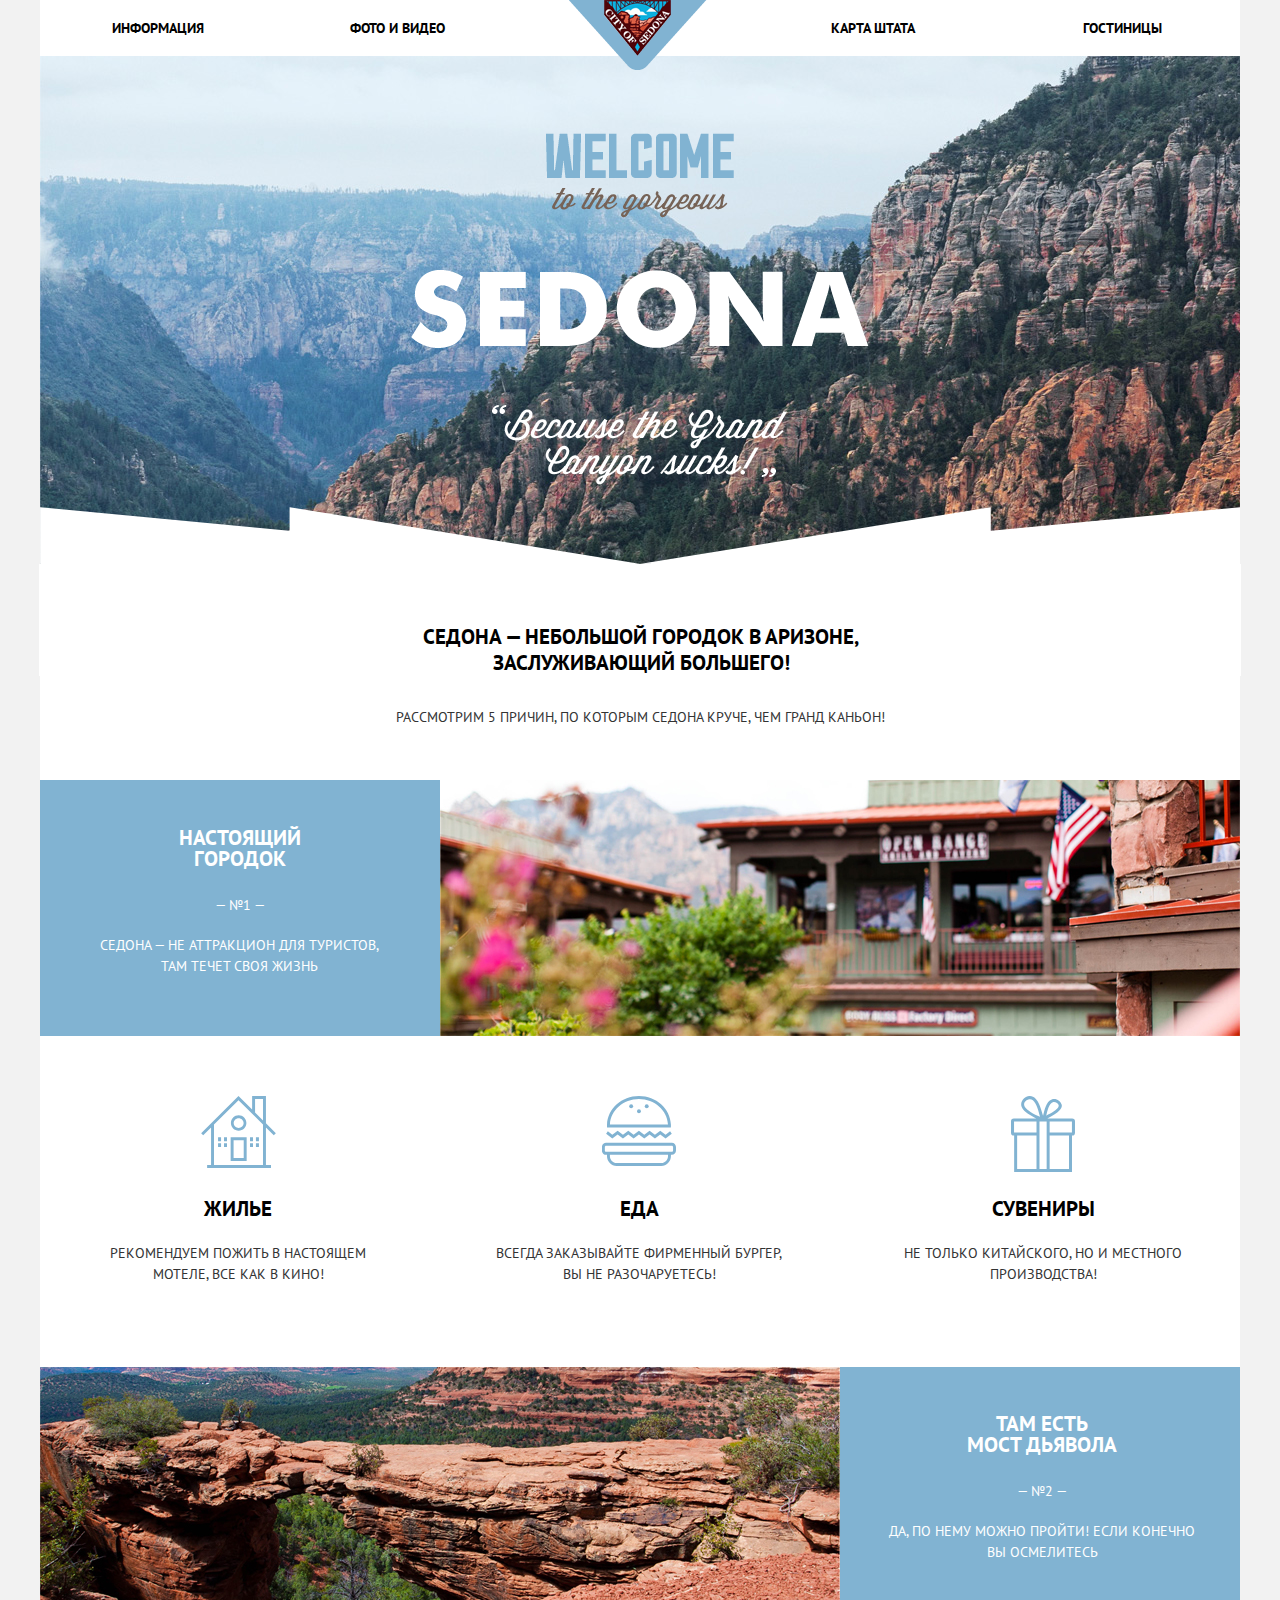
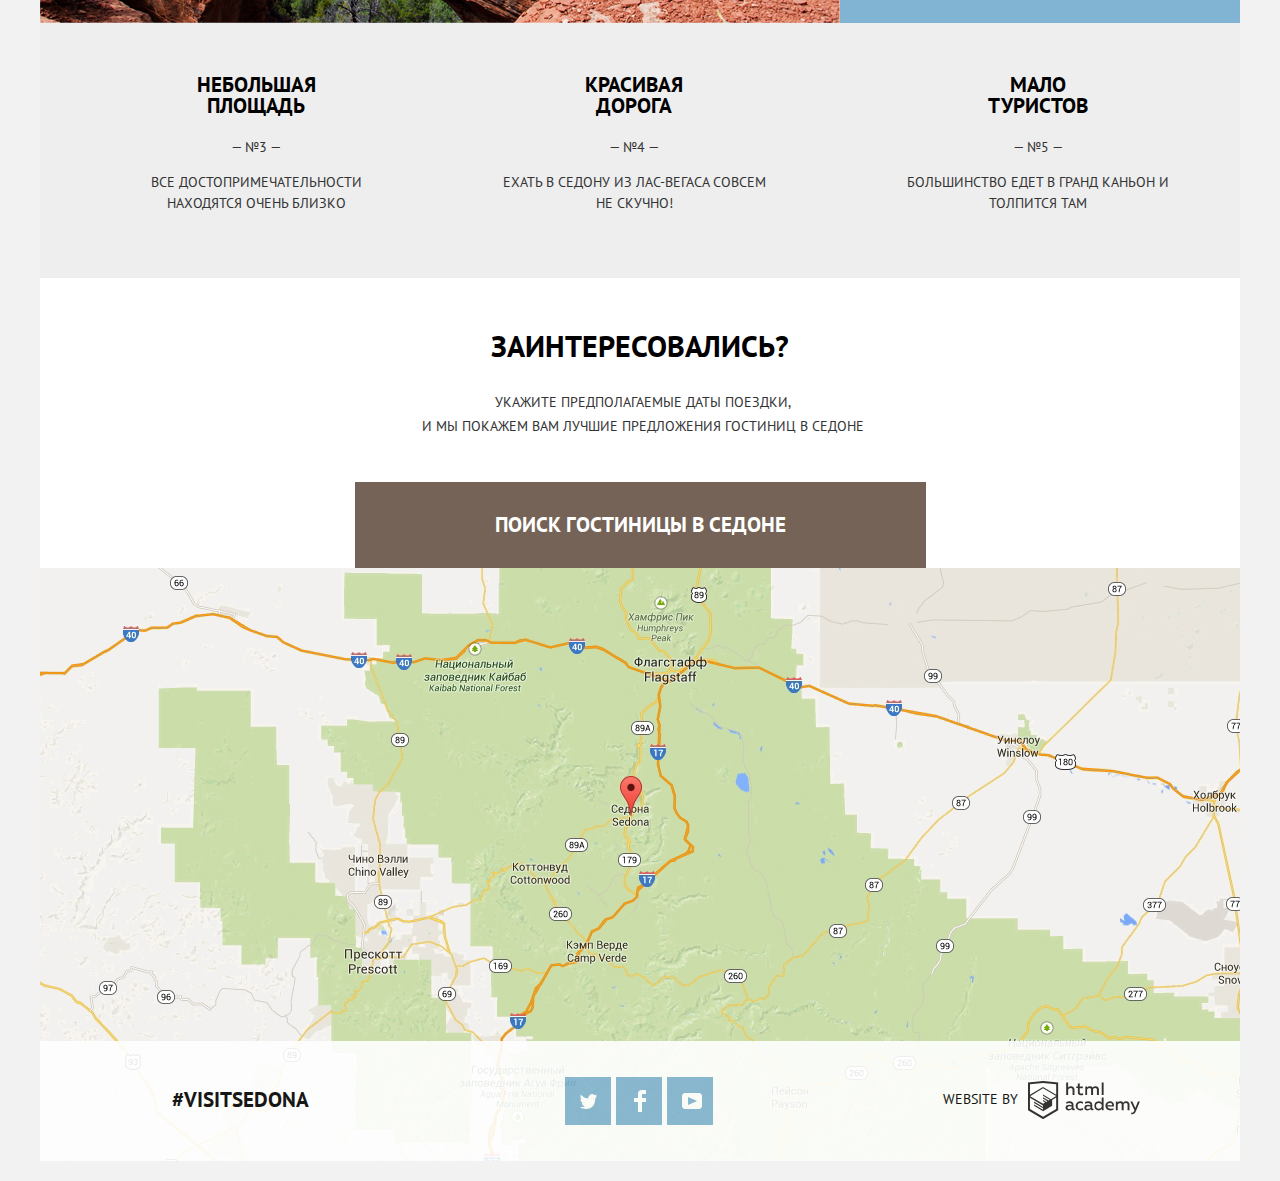
<file: index.html>
<!DOCTYPE html>
<html lang="ru">
<head>
    <meta charset="utf-8" />
    <title>Sedona</title>
    <link href="https://fonts.googleapis.com/css?family=PT+Sans:400,400i,700,700i&amp;subset=cyrillic" rel="stylesheet">
    <link href="./css/normalize.css" rel="stylesheet">
    <link href="./css/style.css" rel="stylesheet">
    
</head>
<body>
    <div class="container">
        <header class='main-header'>   
            <nav class='main-navigation'>           
                
                <ul class='site-navigation'>
                    <li class="main-header-logo">
                        <a class="main-header-logo" href="./index.html">
                            <img src='./img/main-logo.png' width='138' height='70' alt="Логотип">   
                        </a> 
                    </li>
                    <li class="info">
                        <a href='info.html'>Информация</a>
                    </li>
                    <li class="photo">
                        <a href="photo.html">Фото и видео</a>
                    </li>
                    <li class="main-header-map">
                        <a href="map.html">Карта штата</a>
                    </li>
                    <li class="main-header-hotels">
                        <a href="./hotels.html">Гостиницы</a>
                    </li>
                </ul>
            </nav>
        </header>

        <main class='main-container'>
            <h1 class="visually-hidden">Sedona</h1>

            <section class='intro'>
                <h2 class="intro-title">
                    Седона — небольшой городок в Аризоне, <br>
                    заслуживающий большего!
                </h2>
                <div class="images-intro">
                    <img class="image-welcome" src="./img/Welcome.png" width="188" height="45" alt="Welcome">
                    <img src="./img/to the gorgeous.png" width="176" height="30" alt="to the gorgeous">
                    <img src="./img/Sedona.png" width="458" height="78" alt="Sedona">
                    <img src="./img/Because the Grand  Canyon sucks!.png" width="296" height="80" alt="Because the Grand Canyon sucks!">
                    <img src="./img/Shape 1.png" alt="">
                </div>
            </section>

            <article class='advantages'>
                <h2 class="advantages-title">
                    Рассмотрим 5 причин, по которым Седона круче, чем гранд каньон!
                </h2>
                
                <div class="advantage advantage-1">
                    <div>
                        <h3 class="advantage-title">
                            Настоящий <br>
                            городок <br>
                        </h3>
                        <p>— №1 —</p>
                        <p class="advantage-description">
                            Cедона — не аттракцион для туристов, <br>
                            там течет своя жизнь <br>
                        </p>
                    </div>    
                    <img src="./img/advantage_1.jpg" alt="Фотография города Седона">
                </div>   

                <ul class="features-list">
                        <li class="feature-item">
                            <span></span>
                            <h3>Жилье</h3>
                            <p>
                                Рекомендуем пожить в настоящем <br>
                                мотеле, все как в кино! <br>
                            </p>
                        </li>
                        <li class="feature-item">
                            <span></span>
                            <h3>Еда</h3>
                            <p>
                                Всегда заказывайте фирменный бургер, <br> 
                                Вы не разочаруетесь! <br>
                            </p>
                        </li>
                        <li class="feature-item">
                            <span></span>
                            <h3>Сувениры</h3>
                            <p>
                                Не только китайского, но и местного <br> 
                                производства! <br>
                            </p>
                        </li>
                    </ul>

                <div class='advantage advantage-2'>
                    <div>
                        <h3 class="advantage-title">
                            Там есть <br>
                            мост дьявола <br>
                        </h3>
                        <p>— №2 —</p>
                        <p class="advantage-description">
                            Да, по нему можно пройти! Если конечно <br>
                            вы осмелитесь <br>
                        </p>
                    </div>    
                    <img src="./img/advantage_2.jpg" alt="Фотография моста дьявола">
                </div> 

                <ul class="advantages-list">
                    <li class="advantage-item">
                        <h3 class="advantage-title">
                            Небольшая <br>
                            площадь <br>
                        </h3>
                        <p>— №3 —</p>
                        <p class="advantage-description">
                            Все достопримечательности <br>
                            находятся очень близко <br>
                        </p>
                    </li>
                    <li class="advantage-item">
                        <h3 class="advantage-title">
                            Красивая <br>
                            дорога <br>
                        </h3>
                        <p>— №4 —</p>
                        <p class="advantage-description">
                            Ехать в Седону из Лас-вегаса совсем <br> 
                            не скучно! <br>
                        </p>
                    </li>
                    <li class="advantage-item" >
                        <h3 class="advantage-title">
                            Мало <br> 
                            туристов <br>
                        </h3>
                        <p>— №5 —</p>
                        <p class="advantage-description">
                            Большинство едет в гранд каньон и <br>
                            толпится там <br>
                        </p>
                    </li>
                </ul>
            </article>
            
            <section class='search'>
                <h2 class="search-title">Заинтересовались?</h2>
                <p class="search-description">
                    Укажите предполагаемые даты поездки, <br>
                    и мы покажем вам лучшие предложения гостиниц в седоне <br>
                </p>
                <a class="button" href="#">Поиск гостиницы в седоне</a>
                
                <div class="map">
                </div>        
            </section>
        </main>

        <footer class='main-footer main-footer-1'>
            <p class="main-footer-title">#visitSEDONA</p>
            <ul class='footer-contacts'>
                <li>
                    <a class="social-button" href="#" aria-label="twitter">
                        <svg class="twitter" xmlns="http://www.w3.org/2000/svg" xmlns:xlink="http://www.w3.org/1999/xlink" width="17" height="15" viewBox="0 0 17 15">
                            <path fill="#FFF" d="M10.95.144c1.685-.496 2.984.27 3.577 1.179.673-.231 1.331-.481 2.011-.708a2.345 2.345 0 0 1-.857 1.768c.685.17 1.304-.491 1.304-.491-.169 1-1.006 1.788-1.563 2.024-.231 6.75-3.175 11.217-10.077 11.082h-.446c-.41 0-4.164-.46-4.898-1.887 2.271.196 3.893-.422 4.693-1.177-.96-.3-2.679-.477-2.979-2.95.349.106.564.228 1.19.119C1.705 8.247.374 7.53.448 5.33c.285.328 1.067.536 1.34.472C1.085 5.561-.182 2.442.894.85c1.818 1.854 3.735 3.606 7.152 3.773C8.254 2.33 9.183.793 10.95.144z"/>
                        </svg>
                    </a>
                </li>
                <li>
                    <a class="social-button" href="#" aria-label="facebook">
                            <svg class="facebook" xmlns="http://www.w3.org/2000/svg" width="12" height="22" viewBox="0 0 12 22">
                                <path fill="#FFF" d="M12 4V0H8a4 4 0 0 0-4 4v4H0v4h4v10h4V12h4V8H8V4h4z"/>
                            </svg>
                    </a>
                </li>
                <li>
                    <a class="social-button" href="#" aria-label="Youtube">
                            <svg class="youtube" xmlns="http://www.w3.org/2000/svg" xmlns:xlink="http://www.w3.org/1999/xlink" width="20" height="16" viewBox="0 0 20 16">
                                <path fill="#FFF" d="M17 0H3C1.35 0 0 1.35 0 3v10c0 1.65 1.35 3 3 3h14c1.65 0 3-1.35 3-3V3c0-1.65-1.35-3-3-3zM6.027 11.998V4.002L15.014 8l-8.987 3.998z"/>
                            </svg>
                    </a>
                </li>
            </ul>

            <p class="footer-copyright">
                <b>website by</b>
                <a href="#" class="footer-copyright-button" aria-label="HTML Academy">
                    <svg id="Layer_1" data-name="Layer 1" xmlns="http://www.w3.org/2000/svg" viewBox="0 0 108.08 36.85">
                        <path d="M44.61,26.88a2,2,0,0,0,.55-0.1v1.33a3.25,3.25,0,0,1-1.18.21,1.67,1.67,0,0,1-1.67-1,4.84,4.84,0,0,1-3.14,1.08c-1.51,0-2.91-.83-2.91-2.55,0-2.13,2-2.79,3.71-2.79a11.08,11.08,0,0,1,2.17.25v-0.3c0-1-.76-1.77-2.19-1.77a7.42,7.42,0,0,0-3,.64v-1.7a10.21,10.21,0,0,1,3.19-.55c2.36,0,3.81,1.12,3.81,3.65v3a0.54,0.54,0,0,0,.49.59h0.17Zm-6.44-1.13A1.35,1.35,0,0,0,39.63,27h0.11a3.39,3.39,0,0,0,2.41-1V24.58a9.72,9.72,0,0,0-1.81-.21c-1,0-2.16.33-2.16,1.38h0Zm12.36-6.11a5,5,0,0,1,2.57.64V22a4.08,4.08,0,0,0-2.3-.7,2.75,2.75,0,1,0,0,5.49,5,5,0,0,0,2.43-.64v1.71a6.27,6.27,0,0,1-2.76.57A4.21,4.21,0,0,1,46,24.51q0-.21,0-0.41a4.32,4.32,0,0,1,4.18-4.46h0.38Zm12.17,7.24a2,2,0,0,0,.55-0.1v1.33a3.25,3.25,0,0,1-1.18.21,1.67,1.67,0,0,1-1.67-1,4.84,4.84,0,0,1-3.14,1.08c-1.51,0-2.91-.83-2.91-2.55,0-2.13,2-2.79,3.71-2.79a11.08,11.08,0,0,1,2.17.25v-0.3c0-1-.76-1.77-2.19-1.77a7.42,7.42,0,0,0-3,.64v-1.7a10.21,10.21,0,0,1,3.19-.55c2.36,0,3.81,1.12,3.81,3.65v3a0.54,0.54,0,0,0,.49.59h0.17Zm-6.44-1.13A1.35,1.35,0,0,0,57.73,27h0.11a3.39,3.39,0,0,0,2.41-1V24.58a9.72,9.72,0,0,0-1.81-.21c-1.06,0-2.16.33-2.16,1.38h0ZM73,16V28.2H71.35V26.88a3.88,3.88,0,0,1-3.19,1.54,4.4,4.4,0,0,1,0-8.78,3.81,3.81,0,0,1,3,1.3V16H73Zm-4.53,5.22a2.76,2.76,0,1,0,0,5.52A2.86,2.86,0,0,0,71.15,25V23A2.91,2.91,0,0,0,68.49,21.27ZM79,19.64c3.31,0,4.46,2.68,3.92,5.09H76.7c0.21,1.5,1.67,2.11,3.19,2.11a6.11,6.11,0,0,0,2.64-.59v1.6a7.14,7.14,0,0,1-3,.57C77,28.42,74.78,27,74.78,24a4.18,4.18,0,0,1,4-4.39H79Zm0.09,1.54a2.28,2.28,0,0,0-2.44,2.1v0.06H81.3A2,2,0,0,0,79.13,21.18Zm5.73,7V19.87h1.65v1a3.81,3.81,0,0,1,2.78-1.27A2.86,2.86,0,0,1,91.89,21a4.12,4.12,0,0,1,2.91-1.33A3.06,3.06,0,0,1,98,23V28.2h-1.9V23.05a1.59,1.59,0,0,0-1.42-1.75H94.42a2.8,2.8,0,0,0-2.07,1.12V28.2h-1.9V23.05A1.59,1.59,0,0,0,89,21.31H88.8a3,3,0,0,0-2.21,1.29v5.63H84.86Zm21.31-8.33h1.9l-3.91,9.46c-0.9,2.17-2.09,2.86-3.35,2.86a4.76,4.76,0,0,1-1.1-.14V30.46a2.86,2.86,0,0,0,.85.12c0.9,0,1.58-.64,2.07-1.9l0.17-.42-4-8.4h2l2.86,6.29ZM38.73,1.46V6.22a3.81,3.81,0,0,1,2.7-1.14,3.25,3.25,0,0,1,3.44,3.4v5.15H43V8.72a1.81,1.81,0,0,0-1.61-2h-0.3a2.93,2.93,0,0,0-2.32,1.39v5.52h-1.9V1.46h1.9ZM49.94,2.31v3h3V6.91h-3v3.81c0,1.1.5,1.46,1.58,1.46a4.49,4.49,0,0,0,1.69-.33v1.6A6.8,6.8,0,0,1,51,13.8a2.55,2.55,0,0,1-2.86-2.74V6.89H46.58V5.26h1.5V2.74Zm5.4,11.31V5.28H57v1A3.81,3.81,0,0,1,59.77,5a2.86,2.86,0,0,1,2.6,1.33A4.12,4.12,0,0,1,65.28,5,3.06,3.06,0,0,1,68.44,8.4v5.21h-1.9V8.46a1.59,1.59,0,0,0-1.42-1.75H64.89a2.8,2.8,0,0,0-2.07,1.12v5.78h-1.9V8.46A1.59,1.59,0,0,0,59.5,6.71H59.27A3,3,0,0,0,57.06,8v5.63H55.34ZM71.17,1.45H73V13.6H71.17V1.45ZM14.71,0H14.55L0,1.54V28.21l14.55,8.66,14.55-8.66V1.54Zm12.5,27.1L14.55,34.64,1.9,27.12V16.18l12.59,7.5V25L5.86,19.9v1.31l8.68,5.21v1.39L5.87,22.65V24l8.68,5.21,8.75-5.24V18.31L27.2,16V27.12Zm0-12.53-3.48,2-1.6,1L14.51,13v1.31L21,18.23H21l-0.14.09-1,.54-5.37-3.2V17l4.24,2.52-1,.67-3.2-1.9v1.31l2.1,1.24L14.5,22.1,2,14.65,14.51,7.11Zm0-1.32L14.49,5.76,1.91,13.25v-10L14.56,1.92,27.21,3.25v10h0Z" transform="translate(0 -0.02)" fill="#231f20"/>
                    </svg>
                </a>
            </p>
        </footer>

        <section class="module-search hidden">
            <form class="search-form" action="#" method="POST">
                <p class="search-item">
                    <label>
                        Дата заезда:
                        <input type="text" placeholder="28 декабря 2018" name="date">                       
                    </label>
                </p>
                <p class="search-item">
                    <label>
                        Дата выезда:
                        <input type="text" class="calendar" placeholder="10 января 2019" name="date">   
                    </label>

                </p>
                <p class="search-item">
                    <label>
                        Взрослые:
                        <div class="search-item-wrapper search-ite-wrapper-parents">
                            <a class="minus" href="#">-</a>
                            <span class="result">3</span>
                            <a class="plus" href="#">+</a>
                        </div>
                    </label>
                </p>
                <p class="search-item-children">
                    <label>
                        Дети:
                        <div class="search-item-wrapper search-item-wrapper-children">
                            <a class="minus" href="#">-</a>
                            <span class="result">0</span>
                            <a class="plus" href="#">+</a>
                        </div>
                    </label>
                </p>
                <a class="button" href="./hotels.html">Найти</a>
            </form>
        </section>
        
    </div> 
    
    <script src="./js/script.js"></script>
</body>
</html>
</file>
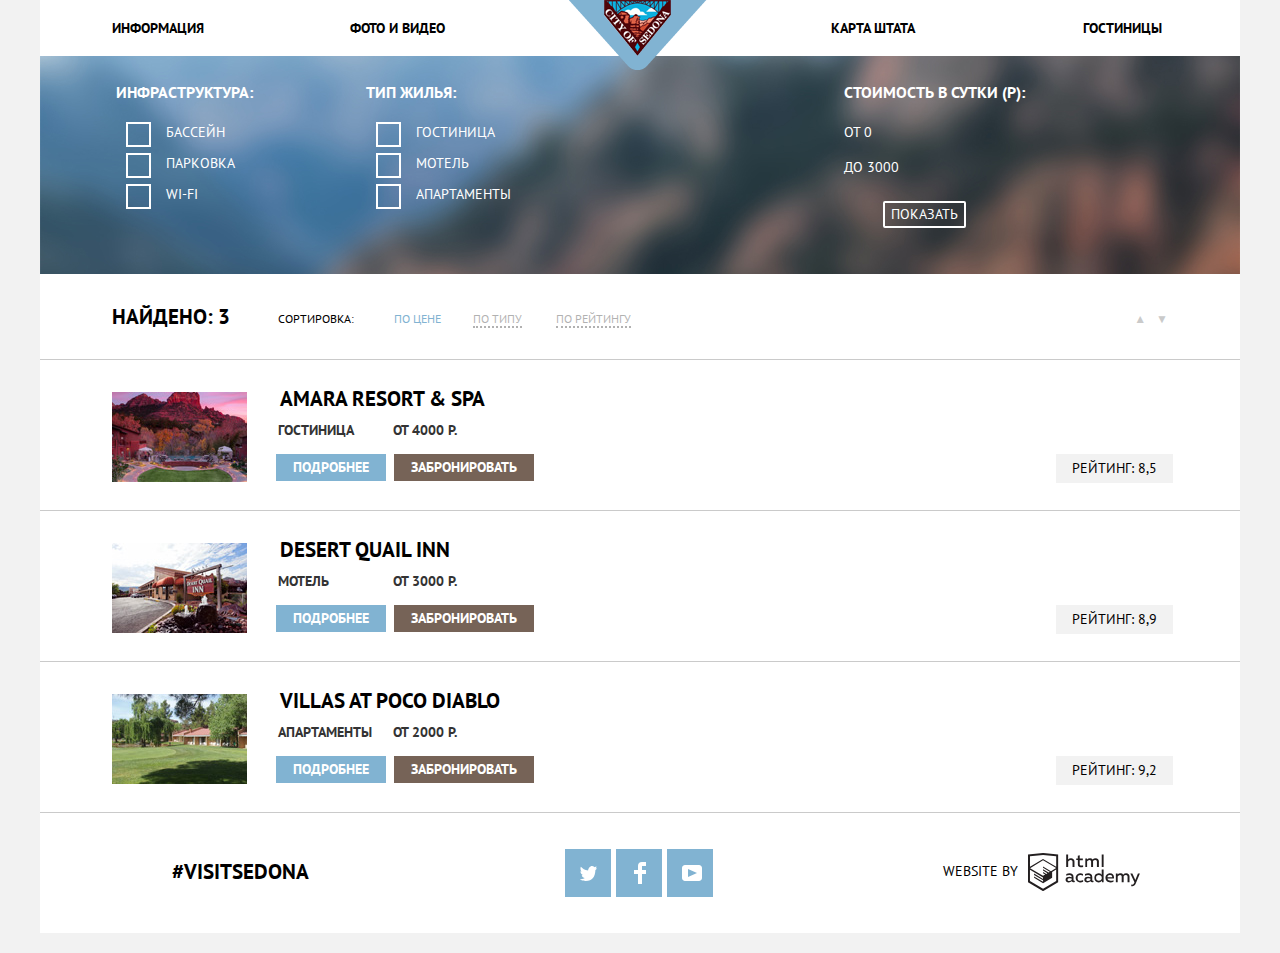
<file: hotels.html>
<!DOCTYPE html>
<html lang="ru">
<head>
    <meta charset="utf-8" />
    <title>Sedona hotels</title>
    <link href="https://fonts.googleapis.com/css?family=PT+Sans:400,400i,700,700i&amp;subset=cyrillic" rel="stylesheet">
    <link href="./css/normalize.css" rel="stylesheet">
    <link href="./css/style.css" rel="stylesheet">
</head>
<body>
    <div class="container-hotels">
        <header class='main-header'>   
            <nav class='main-navigation'>           
                
                <ul class='site-navigation'>
                    <li class="main-header-logo">
                        <a class="main-header-logo" href="./index.html">
                            <img src='./img/main-logo.png' width='138' height='70' alt="Логотип">   
                        </a> 
                    </li>
                    <li class="info">
                        <a href='info.html'>Информация</a>
                    </li>
                    <li class="photo">
                        <a href="photo.html">Фото и видео</a>
                    </li>
                    <li class="main-header-map">
                        <a href="map.html">Карта штата</a>
                    </li>
                    <li class="main-header-hotels">
                        <a href="hotels.html">Гостиницы</a>
                    </li>
                </ul>
            </nav>
        </header>

        <main class="main-container">
            <section class="filters">
                <h2 class="visually-hidden">Фильтр товаров</h2>
                
                <form class="filter" method="GET" action="#">
                    <fieldset>
                        <legend>Инфраструктура:</legend>
                        <ul class="filter-options-infrastructure">
                            <li>
                                <label>
                                    <input class="visually-hidden" type="checkbox" checked>
                                    Бассейн
                                </label>
                            </li>
                            <li>
                                <label>
                                    <input class="visually-hidden" type="checkbox">
                                    Парковка
                                </label>
                            </li>
                            <li>
                                <label>
                                    <input class="visually-hidden" type="checkbox">
                                    WI-FI
                                </label>
                            </li>
                        </ul>     
                    </fieldset> 

                    <fieldset>
                        <legend>Тип жилья:</legend>
                        <ul class="filter-options-infrastructure">
                            <li>
                                <label>
                                    <input class="visually-hidden" type="checkbox" checked>
                                    Гостиница
                                </label>
                            </li>
                            <li>
                                <label>
                                    <input class="visually-hidden" type="checkbox" checked>
                                    Мотель
                                </label>
                            </li>
                            <li>
                                <label>
                                    <input class="visually-hidden" type="checkbox" checked>
                                    Апартаменты
                                </label>
                            </li>
                        </ul>     
                    </fieldset> 
                    
                    <div>
                        <fieldset class="filter-options-cost">
                            <legend>Стоимость в сутки (р):</legend>
                            <div>
                                <p>ОТ 0</p>
                                <p>ДО 3000</p>
                            </div>
                            <input class="visually-hidden" type="range" min="0" max="100" step="10">

                        </fieldset>
                        <button type="submit" class="button button-shows">Показать</button>
                    </div>    
                </form>

            </section>

            <section class="sort-settings">
                <h3 class="sort-settings-title">Найдено: 3</h3>
                <p>Сортировка:</p>
                <ul class="sort-settings-list">               
                    <li class="sort-setting-item-current">
                        <a href="#">по цене</a>
                    </li>
                    <li class="sort-setting-item">
                        <a href="#">по типу</a>
                    </li>
                    <li class="sort-setting-item">
                        <a href="#">по рейтингу</a>
                    </li>
                </ul>
                <ul class="sort-switch">
                    <li>
                        <a href="#" aria-label="Сортировка по уменьшению">&#9650;</a>
                    </li>
                    <li>
                        <a href="#" aria-label="Сортировка по увеличению">&#9660;</a>
                    </li>
                </ul>
            </section>

            <section class="hotels">
                <h2 class="visually-hidden">Список гостиниц</h2>

                <ul class="hotels-list">
                    <li class="hotel-item">
                        <img src="./img/image-hotel-1.jpg" alt="Фото гостиницы" width="135" height="90">
                        <h3 class="hotel-item-title">Amara Resort & Spa</h3>
                        <p>
                            <span class="hotel-item-category">Гостиница</span>
                            <span class="hotel-item-price">от 4000 р.</span>
                        </p>
                        <p>
                            <a class="button button-detailed" href="#">Подробнее</a>
                            <a class="button button-book" href="#">Забронировать</a>
                            <span class="rating">Рейтинг: 8,5</span>
                        </p>
                    </li>
                    <li class="hotel-item">
                        <img src="./img/image-hotel-2.jpg" alt="Фото гостиницы" width="135" height="90">
                        <h3 class="hotel-item-title">Desert Quail Inn</h3>
                        <p>
                            <span class="hotel-item-category">Мотель</span>
                            <span class="hotel-item-price">от 3000 р.</span>
                        </p>
                        <p>
                            <a class="button button-detailed" href="#">Подробнее</a>
                            <a class="button button-book" href="#">Забронировать</a>
                            <span class="rating">Рейтинг: 8,9</span>
                        </p>
                    </li>
                    <li class="hotel-item">
                        <img src="./img/image-hotel-3.jpg" alt="Фото гостиницы" width="135" height="90">
                        <h3 class="hotel-item-title">Villas at Poco Diablo</h3>
                        <p>
                            <span class="hotel-item-category">Апартаменты</span>
                            <span class="hotel-item-price">от 2000 р.</span>
                        </p>
                        <p>
                            <a class="button button-detailed" href="#">Подробнее</a>
                            <a class="button button-book" href="#">Забронировать</a>
                            <span class="rating">Рейтинг: 9,2</span>
                        </p>     
                    </li>
                </ul>
            </section>
        </main>

        <footer class='main-footer'>
            <p class="main-footer-title">#visitSEDONA</p>
            <ul class='footer-contacts'>
                <li>
                    <a class="social-button" href="#" aria-label="twitter">
                        <svg class="twitter" xmlns="http://www.w3.org/2000/svg" xmlns:xlink="http://www.w3.org/1999/xlink" width="17" height="15" viewBox="0 0 17 15">
                            <path fill="#FFF" d="M10.95.144c1.685-.496 2.984.27 3.577 1.179.673-.231 1.331-.481 2.011-.708a2.345 2.345 0 0 1-.857 1.768c.685.17 1.304-.491 1.304-.491-.169 1-1.006 1.788-1.563 2.024-.231 6.75-3.175 11.217-10.077 11.082h-.446c-.41 0-4.164-.46-4.898-1.887 2.271.196 3.893-.422 4.693-1.177-.96-.3-2.679-.477-2.979-2.95.349.106.564.228 1.19.119C1.705 8.247.374 7.53.448 5.33c.285.328 1.067.536 1.34.472C1.085 5.561-.182 2.442.894.85c1.818 1.854 3.735 3.606 7.152 3.773C8.254 2.33 9.183.793 10.95.144z"/>
                        </svg>
                    </a>
                </li>
                <li>
                    <a class="social-button" href="#" aria-label="facebook">
                            <svg class="facebook" xmlns="http://www.w3.org/2000/svg" width="12" height="22" viewBox="0 0 12 22">
                                <path fill="#FFF" d="M12 4V0H8a4 4 0 0 0-4 4v4H0v4h4v10h4V12h4V8H8V4h4z"/>
                            </svg>
                    </a>
                </li>
                <li>
                    <a class="social-button" href="#" aria-label="Youtube">
                            <svg class="youtube" xmlns="http://www.w3.org/2000/svg" xmlns:xlink="http://www.w3.org/1999/xlink" width="20" height="16" viewBox="0 0 20 16">
                                <path fill="#FFF" d="M17 0H3C1.35 0 0 1.35 0 3v10c0 1.65 1.35 3 3 3h14c1.65 0 3-1.35 3-3V3c0-1.65-1.35-3-3-3zM6.027 11.998V4.002L15.014 8l-8.987 3.998z"/>
                            </svg>
                    </a>
                </li>
            </ul>

            <p class="footer-copyright">
                <b>website by</b>
                <a href="#" class="footer-copyright-button" aria-label="HTML Academy">
                    <svg id="Layer_1" data-name="Layer 1" xmlns="http://www.w3.org/2000/svg" viewBox="0 0 108.08 36.85">
                        <path d="M44.61,26.88a2,2,0,0,0,.55-0.1v1.33a3.25,3.25,0,0,1-1.18.21,1.67,1.67,0,0,1-1.67-1,4.84,4.84,0,0,1-3.14,1.08c-1.51,0-2.91-.83-2.91-2.55,0-2.13,2-2.79,3.71-2.79a11.08,11.08,0,0,1,2.17.25v-0.3c0-1-.76-1.77-2.19-1.77a7.42,7.42,0,0,0-3,.64v-1.7a10.21,10.21,0,0,1,3.19-.55c2.36,0,3.81,1.12,3.81,3.65v3a0.54,0.54,0,0,0,.49.59h0.17Zm-6.44-1.13A1.35,1.35,0,0,0,39.63,27h0.11a3.39,3.39,0,0,0,2.41-1V24.58a9.72,9.72,0,0,0-1.81-.21c-1,0-2.16.33-2.16,1.38h0Zm12.36-6.11a5,5,0,0,1,2.57.64V22a4.08,4.08,0,0,0-2.3-.7,2.75,2.75,0,1,0,0,5.49,5,5,0,0,0,2.43-.64v1.71a6.27,6.27,0,0,1-2.76.57A4.21,4.21,0,0,1,46,24.51q0-.21,0-0.41a4.32,4.32,0,0,1,4.18-4.46h0.38Zm12.17,7.24a2,2,0,0,0,.55-0.1v1.33a3.25,3.25,0,0,1-1.18.21,1.67,1.67,0,0,1-1.67-1,4.84,4.84,0,0,1-3.14,1.08c-1.51,0-2.91-.83-2.91-2.55,0-2.13,2-2.79,3.71-2.79a11.08,11.08,0,0,1,2.17.25v-0.3c0-1-.76-1.77-2.19-1.77a7.42,7.42,0,0,0-3,.64v-1.7a10.21,10.21,0,0,1,3.19-.55c2.36,0,3.81,1.12,3.81,3.65v3a0.54,0.54,0,0,0,.49.59h0.17Zm-6.44-1.13A1.35,1.35,0,0,0,57.73,27h0.11a3.39,3.39,0,0,0,2.41-1V24.58a9.72,9.72,0,0,0-1.81-.21c-1.06,0-2.16.33-2.16,1.38h0ZM73,16V28.2H71.35V26.88a3.88,3.88,0,0,1-3.19,1.54,4.4,4.4,0,0,1,0-8.78,3.81,3.81,0,0,1,3,1.3V16H73Zm-4.53,5.22a2.76,2.76,0,1,0,0,5.52A2.86,2.86,0,0,0,71.15,25V23A2.91,2.91,0,0,0,68.49,21.27ZM79,19.64c3.31,0,4.46,2.68,3.92,5.09H76.7c0.21,1.5,1.67,2.11,3.19,2.11a6.11,6.11,0,0,0,2.64-.59v1.6a7.14,7.14,0,0,1-3,.57C77,28.42,74.78,27,74.78,24a4.18,4.18,0,0,1,4-4.39H79Zm0.09,1.54a2.28,2.28,0,0,0-2.44,2.1v0.06H81.3A2,2,0,0,0,79.13,21.18Zm5.73,7V19.87h1.65v1a3.81,3.81,0,0,1,2.78-1.27A2.86,2.86,0,0,1,91.89,21a4.12,4.12,0,0,1,2.91-1.33A3.06,3.06,0,0,1,98,23V28.2h-1.9V23.05a1.59,1.59,0,0,0-1.42-1.75H94.42a2.8,2.8,0,0,0-2.07,1.12V28.2h-1.9V23.05A1.59,1.59,0,0,0,89,21.31H88.8a3,3,0,0,0-2.21,1.29v5.63H84.86Zm21.31-8.33h1.9l-3.91,9.46c-0.9,2.17-2.09,2.86-3.35,2.86a4.76,4.76,0,0,1-1.1-.14V30.46a2.86,2.86,0,0,0,.85.12c0.9,0,1.58-.64,2.07-1.9l0.17-.42-4-8.4h2l2.86,6.29ZM38.73,1.46V6.22a3.81,3.81,0,0,1,2.7-1.14,3.25,3.25,0,0,1,3.44,3.4v5.15H43V8.72a1.81,1.81,0,0,0-1.61-2h-0.3a2.93,2.93,0,0,0-2.32,1.39v5.52h-1.9V1.46h1.9ZM49.94,2.31v3h3V6.91h-3v3.81c0,1.1.5,1.46,1.58,1.46a4.49,4.49,0,0,0,1.69-.33v1.6A6.8,6.8,0,0,1,51,13.8a2.55,2.55,0,0,1-2.86-2.74V6.89H46.58V5.26h1.5V2.74Zm5.4,11.31V5.28H57v1A3.81,3.81,0,0,1,59.77,5a2.86,2.86,0,0,1,2.6,1.33A4.12,4.12,0,0,1,65.28,5,3.06,3.06,0,0,1,68.44,8.4v5.21h-1.9V8.46a1.59,1.59,0,0,0-1.42-1.75H64.89a2.8,2.8,0,0,0-2.07,1.12v5.78h-1.9V8.46A1.59,1.59,0,0,0,59.5,6.71H59.27A3,3,0,0,0,57.06,8v5.63H55.34ZM71.17,1.45H73V13.6H71.17V1.45ZM14.71,0H14.55L0,1.54V28.21l14.55,8.66,14.55-8.66V1.54Zm12.5,27.1L14.55,34.64,1.9,27.12V16.18l12.59,7.5V25L5.86,19.9v1.31l8.68,5.21v1.39L5.87,22.65V24l8.68,5.21,8.75-5.24V18.31L27.2,16V27.12Zm0-12.53-3.48,2-1.6,1L14.51,13v1.31L21,18.23H21l-0.14.09-1,.54-5.37-3.2V17l4.24,2.52-1,.67-3.2-1.9v1.31l2.1,1.24L14.5,22.1,2,14.65,14.51,7.11Zm0-1.32L14.49,5.76,1.91,13.25v-10L14.56,1.92,27.21,3.25v10h0Z" transform="translate(0 -0.02)" fill="#231f20"/>
                    </svg>
                </a>
            </p>
        </footer>  
    </div>
</body>
</html>
</file>
<file: css/style.css>
/* общие стили для всех страниц */

.visually-hidden:not(:focus):not(:active),
input[type="checkbox"].visually-hidden,
input[type="radio"].visually-hidden {
  position: absolute;

  width: 1px;
  height: 1px;
  margin: -1px;
  border: 0;
  padding: 0;

  white-space: nowrap;

  clip-path: inset(100%);
  clip: rect(0 0 0 0);
  overflow: hidden;
}

body {
    margin: 0;
    padding: 0;
    font-family: 'PT Sans', Arial, sans-serif;
    font-size: 14px;
    line-height: 21px;
    text-transform: uppercase;
    font-weight: 700;
    color: #000000;
    background-color: #f2f2f2;
}

ul {
    list-style: none;
}

a {
    text-decoration: none;
    color: black;
}

.main-navigation {
    font-size: 14px;
    line-height: 26px;
}

.site-navigation a:hover {
    color: #81b3d2;
}

.site-navigation a:active {
    color: rgba(0, 0, 0, 0.3);
}

.site-navigation {
    margin: 0;
    padding: 0;
    display: flex;
    flex-direction: row;
    align-items: center;
    background-color: #fff;
    height: 56px;
}

.photo,
.info {
    order: -1;    
}

.main-footer {
    display: flex;
    flex-direction: row;
    background-color: #fff;
    height: 120px;
}

.footer-contacts {
    display: flex;
    flex-direction: row;
    margin-top: 36px;
    margin-left: 211px;
}


.main-header-logo {
    padding: 0;
    margin-top: 22px;
    margin-left: 0px;
} 

.main-header-logo {
    margin-left: 62px;

}

.info {
    margin-left: 72px;

}

.photo {
    margin-left: 146px;

}

.main-header-map {
    margin-left: 124px;

}

.main-header-hotels {
    margin-left: 168px;

}

.feature-item span {
    display: block;
    width: 75px;
    height: 72px;
    background-color: white;
    margin: 0 auto;
}

.social-button {
    background-color: #81b3d2;
    width: 46px;
    height: 48px;
    display: inline-block;
    margin-left: 5px;
    position: relative;
}

.social-button svg {
    text-align: center;
    position: absolute;
}

.footer-copyright {
    display: flex;
    margin-top: 48px;
    margin-left: 230px;
} 

.footer-copyright-button {
    width: 112px;
    height: 100px;
    display: inline-block;
    margin-left: 10px;
    margin-top: -8px;
}

.footer-copyright b {
    font-weight: normal;
}

.twitter {
    top: 17px;
    left: 15px;
}

.facebook {
    top: 13px;
    left: 18px;
}

.youtube {
    top: 16px;
    left: 15px;
}









/*
*****
****
***
**
*
 стилизация index.html 
*
**
***
****
*****
 */








.intro {
    display: flex;
    flex-direction: column;
    
    align-items: center;
    
}

.intro-title {
    font-size: 21px;
    line-height: 26px;
    background-color: #fff;
    order: 2;
    width: 100%;
    text-align: center;
    margin: 0;
    padding: 0;
}

.container {
    background-color: #ffffff;
    width: 1200px;
    margin: 0 auto;
    padding: 0;
    background-color: brown;
    background-image: url("../img/background-intro.jpg");
    background-position: bottom center;
    background-repeat: no-repeat;
    height: 773px;
    width: 1200px;
}

.advantages {
    font-size: 14px;
    line-height: 21px;
    font-weight: normal;
}

.advantages-title {
    font-size: 14px;
    line-height: 26px;
    font-weight: normal;
    color: #333333;
    text-align: center;
    background-color: #fff;
    margin: 0;
    padding: 0;
}

.advantage {
    background-color: #81b3d2;
    color: #ffffff;
}

.advantages h3 {
    font-size: 21px;
    line-height: 21px;
    font-weight: 700;
}

.advantages-list {
    background-color: #eeeeee;
}

.advantages-list p {
    color: #333333;
}

.advantages {
    display: flex;
    flex-direction: column;
    
}

.advantage {
    display: flex;
    position: relative;
}

.advantage-1 img {
    margin-left: auto;
}

.advantage-2 {
    flex-direction: row-reverse; 
}

.advantage-2 img {
    
    margin-right: auto;
}

.advantages-list {
    display: flex;
    flex-direction: row;
    justify-content: space-around;
}

.features-list {
    display: flex;
}

.features-list h3 {
    color: #000000;
    font-size: 21px;
}

.features-list p {
    font-weight: normal;
    color: #333333;
}

.map {
   background-image: url("../img/map.jpg"); 
   background-repeat: no-repeat;
   background-position: 0 0;

   width: 1200px;
   height: 593px;
}

.search {
    text-align: center;
}

.search-title {
    font-size: 30px;
    line-height: 36px;
}

.search-description {
    line-height: 24px;
    font-weight: normal;
    color: #333333;
    padding-top: 12px;
    padding-left: 5px;
}

.search .button {
    color: #ffffff;
    font-size: 21px;
    line-height: 26px;
    background-color: #766357;
    display: inline-block;
    margin-top: 30px;
    padding: 30px 140px;

}

.search .button:hover {
    background-color: #604e43;
}

.search .button:active {
    background-color: #503e33;
    color: rgba(255, 255, 255, 0.3);
}

.main-footer {
    text-align: center;
}

.main-footer-title {
    font-size: 21px;
    line-height: 26px;
    margin-top: 46px;
    margin-left: 132px;
}

.social-button {
    color: #000000;
}

.module-search {
    background-color: #fff;
    position: relative;
    line-height: 26px;
}

.search-form .button {
    background-color: #81b3d2;
}

.search-form input[type="text"],
.search-form input[type="number"] {
    font: inherit;
    color: #000000;

    background-color: #f2f2f2;
    border: none;
}

.search-form input[type="text"]:hover,
.search-form input[type="number"]:hover {
    background-color: #ebebeb;
}

.search-form input[type="text"]:focus,
.search-form input[type="number"]:focus {
    background-color: white;
    border: 2px solid #ebebeb;
    outline: 0;
}

.search-form .button:hover {
    background-color: #669ec0;
}

.search-form .button:active {
    background-color: #5496bd;
}

.images-intro {
    display: flex;
    flex-direction: column;
    align-items: center;
}

.images-intro img:first-child {
    margin-top: 77px;
}

.images-intro img:nth-child(2) {
    margin-top: 10px;
}

.images-intro img:nth-child(3) {
    margin-top: 52px;
}

.images-intro img:nth-child(4) {
    margin-top: 57px;
}

.images-intro img:nth-child(5) {
    margin-top: 22px;
}

.advantage div {
    text-align: center;
    margin: auto;   
}

.main-footer-1 {
    margin-top: -120px;
    opacity: 0.9;
}

.advantage div p {
    padding-top: 5px;
}

.advantage-1 div {
    position: absolute;
    top: 26px;
    left: 60px;
}

.advantage-2 div {
    position: absolute;
    top: 25px;
    right: 45px;
}

.advantages-list li {
    text-align: center;
}

.feature-item {
    text-align: center;
    margin-top: 30px;
    margin-bottom: 32px;
}

.feature-item h3 {
    padding: 0;
    margin: 0;
    margin-top: 30px;
}

.feature-item p {
    padding: 0;
    margin: 0;
    margin-top: 24px;
}

.feature-item:nth-child(1) {
    margin-left: 30px;
}

.feature-item:nth-child(2) {
    margin-left: 130px;
}

.feature-item:nth-child(3) {
    margin-left: 122px;
}

.feature-item:nth-child(3) h3{
    margin-top: 26px;
}

.feature-item:nth-child(1) span {
    background-image: url(../img/icon-1.svg);
    background-repeat: no-repeat;
}

.feature-item:nth-child(2) span {
    background-image: url(../img/icon-3.svg);
    background-repeat: no-repeat;
}

.feature-item:nth-child(3) span {
    background-image: url(../img/icon-2.svg);
    background-repeat: no-repeat;
    width: 64px;
    height: 76px;;
}

.intro-title {
    padding-top: 60px;
    padding-left: 2px;
}

.advantages-title {
    padding-top: 28px;
    padding-bottom: 50px;
}

.features-list {
    background-color: white;
    margin: 0;
    padding-top: 30px;
    padding-bottom: 50px;
}

.advantages-list {
    padding-top: 30px;
    padding-bottom: 50px;
    margin-bottom: 0;
    margin-top: 0;
}

.search {
    background-color: #fff;
    margin-top: 0;
}

.search-title {
    margin: 0;
    padding: 0;
    padding-top: 50px;
}

.module-search {
    width: 570px;
    height: 400px;
    margin: 0 auto;
    position: relative;
    margin-top: -593px;
}

.module-search p {
    padding: 0;
    margin: 0;
}

.search-form .button {
    padding: 18px 198px;
    color: white;
    font-size: 21px;
    position: absolute;
    top: 282px;
    left: 54px;
}

.search-item:nth-child(1) {
    position: absolute;
    top: 62px;
    left: 58px;
}

.search-item:nth-child(2) {
    position: absolute;
    top: 128px;
    left: 58px;
}

.search-item:nth-child(3) {
    position: absolute;
    top: 195px;
    left: 56px;
}

.search-item-children {
    position: absolute;
    top: 195px;
    left: 336px;
}

.search-item input[type=text] {
    padding: 6px 40px 6px 10px;
    
    box-sizing: border-box;
    font: inherit;
    width: 348px;
}

.search-item:nth-child(1) input[type=text] {
    position: absolute;
    top: -5px;
    left: 110px;
}

.search-item:nth-child(2) input[type=text] {
    position: absolute;
    top: -6px;
    left: 110px;
}

.search-item:nth-child(1)::before,
.search-item:nth-child(2)::before {
    cursor: pointer;
    content: "";
    width: 35px;
    height: 35px;
    background-image: url("../img/calendar.svg");
    background-repeat: no-repeat;
    background-position: center center;
    position: absolute;
    top: -6px;
    left: 421px;
    z-index: 1;
}

.plus,
.minus,
.result {
    display: inline-block;
    /* width: 38px;
    height: 40px; */
    background-color: #f2f2f2;
    text-align: center;
    padding: 6px 15px;
}

.search-item-wrapper {
    position: absolute;
    top: 188px;
    display: flex;
    flex-direction: row;
}

.search-ite-wrapper-parents {
    left: 168px;
    
}

.search-item-wrapper-children{
    left: 405px;
}

.hidden {
    display: none;
}
/* 
*****
****
***
**
*
 стилизация hotels.html 
*
**
***
****
***** 
*/








.container-hotels {
    margin: 0 auto;
    padding: 0;

    height: 773px;
    width: 1200px;

    background-color: black;
    background-image: url('../img/filter\ background.jpg');
    background-repeat: no-repeat;
    background-position: top left;
}

.filter {
    display: flex;

}

.hotels {
    background-color: #fff; 
    
}

.hotels-list {
    display: flex;
    flex-direction: column;
    margin: 0;
    padding: 0;
}

.filter fieldset {
    border: none;
    margin-top: 26px;
    margin-left: 65px;
}

.filter fieldset:nth-child(2) {
    margin-left: 90px;
}

.filters {
    color: #ffffff;
    font-weight: normal;
    height: 218px;
}

.filters legend {
    font-size: 16px;
    font-weight: bold;
}

.filters .button {
    font: inherit;
    color:white;
    text-transform: uppercase;

    background-color: transparent;
    
    border: 2px solid white;
    border-radius: 2px;
}

.filters .button:hover {
    background-color: white;
    color: black;

}

.filter-options-infrastructure  label::before {
    content: "";
    display: inline-block;
    
    width: 21px;
    height: 21px;
    border: 2px solid white;

    position: absolute;
    top: 0px;
    left: -40px;
    
}

.filter-options-infrastructure  label {
    position: relative;
    margin: 10px 10px;
    display: block;

    font-family: 'PT Sans', Arial, sans-serif;
}


.sort-settings-list  a {
    color: black;
}

.sort-settings {
    font-weight: normal;
    font-size: 12px;
    line-height: 18px;
    display: flex;
    background-color: #fff;
    height: 85px;
}

.sort-settings-list {
    display: flex;
    padding: 0;
    margin-top: 36px;
    margin-left: 40px;
}

.sort-switch {
    display: flex;
    margin-top: 36px;
    margin-left: auto;
    margin-right: 72px; 
}

.sort-switch li:nth-child(2) {
    padding-left: 10px;
}

.sort-settings-title {
    font-size: 21px;
    line-height: 26px;
    margin-top: 30px;
    margin-left: 72px;
}

.sort-settings p {
    margin-top: 36px;
    margin-left: 48px;
}

.sort-setting-item-current a {
    color: #81b3d2;
}

.sort-setting-item-current a:hover {
    border-bottom: 2px dotted #81b3d2; 
}

.sort-setting-item:nth-child(2) {
    margin-left: 32px;
}

.sort-setting-item:nth-child(3) {
    margin-left: 34px;
}

.sort-setting-item a {
    opacity: 0.3;
    border-bottom: 2px dotted black; 
}

.sort-setting-item a:hover {
    opacity: 1;
    color: #81b3d2;
    border-bottom-color: #81b3d2;
}

.sort-setting-item-current a:active,
.sort-setting-item a:active {
    color: black;
    border: none;
}

.hotel-item {
    height: 150px;
    position: relative;
    display: flex;
    border-bottom: 1px solid #cacaca;
}

.hotel-item:nth-child(1) {
    border-top: 1px solid #cacaca;
}

.hotel-item img {
    position: absolute;
    top: 32px;
    left: 72px;
}

.hotel-item-title {
    font-size: 21px;
    line-height: 26px;
    padding: 0;
    margin: 0;
    position: absolute;
    top: 26px;
    left: 240px;
}

.hotel-item-category {
    position: absolute;
    top: 60px;
    left: 238px;
}

.hotel-item-price {
    position: absolute;
    top: 60px;
    left: 353px;
}

.hotel-item-title:hover {
    color: #81b3d2;
}

.hotel-item-title:active {
    opacity: 0.3;
}

.hotel-item-category,
.hotel-item-price {
    color: #333333;
}

.hotels-list .button {
    color: white;
}

.button-detailed {
    background-color: #81b3d2;
    position: absolute;
    top: 94px;
    left: 236px;
    padding: 3px 17px;
}



.button-detailed:hover {
    background-color: #669ec0;
}

.button-detailed:active {
    background-color: #5496bd;
    color: rgba(255, 255, 255, 0.3);
}

.button-book {
    background-color: #766357;
    position: absolute;
    top: 94px;
    left: 354px;
    padding: 3px 17px;
}

.button-book:hover {
    background-color: #604e43;
}

.button-book:active {
    background-color: #503e33;
    color: rgba(255, 255, 255, 0.3);
}

.rating {
    background-color: #f2f2f2;
    font-weight: normal;
    padding: 4px 16px;
    position: absolute;
    top: 94px;
    left: 1016px;
}

.sort-switch a {
    color: #cacaca;
}

.sort-switch a:hover {
    color: #231f20;
}

.sort-switch a:active {
    color: #81b3d2;
}
div .filter-options-cost {
    margin-left: 300px;
}

.button-shows {
    margin-left: 350px;
}
</file>
